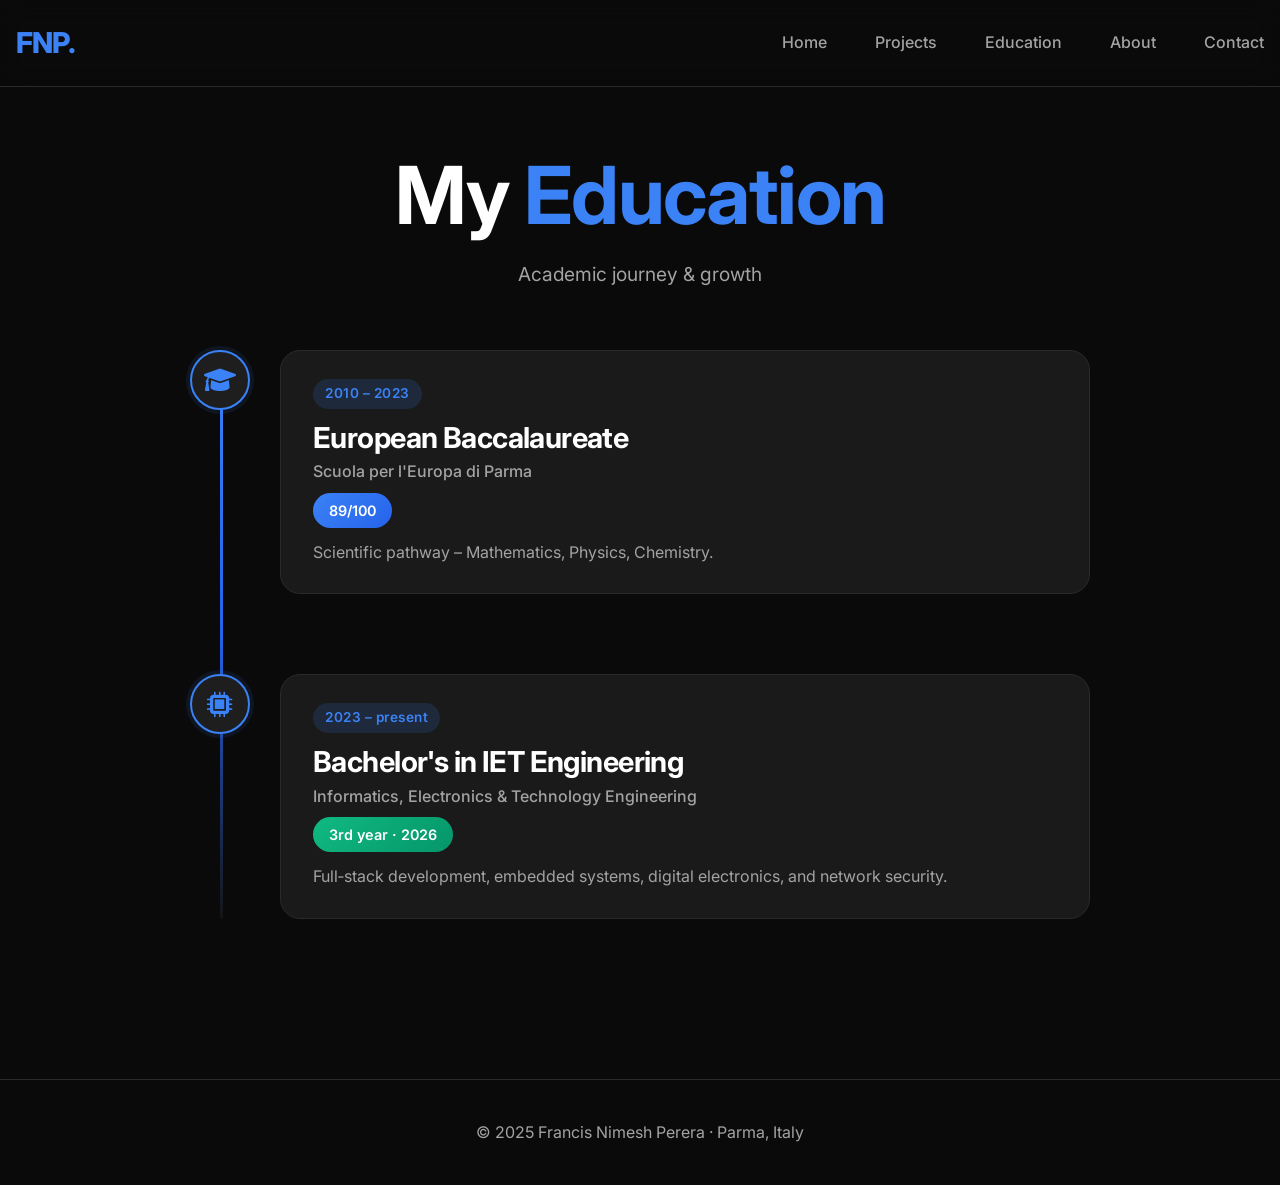
<file: education.html>
<!DOCTYPE html>
<html lang="en">
<head>
    <meta charset="UTF-8">
    <meta name="viewport" content="width=device-width, initial-scale=1.0">
    <title>Education · Francis Nimesh Perera</title>
    
    <!-- Google Fonts -->
    <link rel="preconnect" href="https://fonts.googleapis.com">
    <link rel="preconnect" href="https://fonts.gstatic.com" crossorigin>
    <link href="https://fonts.googleapis.com/css2?family=Inter:wght@400;500;600;700;800&display=swap" rel="stylesheet">
    
    <!-- Font Awesome -->
    <link rel="stylesheet" href="https://cdnjs.cloudflare.com/ajax/libs/font-awesome/6.0.0-beta3/css/all.min.css">
    
    <!-- Main Stylesheet -->
    <link rel="stylesheet" href="style.css">
</head>
<body>
    <header>
        <nav>
            <div class="nav-container">
                <a href="index.html" class="logo">FNP.</a>
                <ul class="nav-links">
                    <li><a href="index.html">Home</a></li>
                    <li><a href="projects.html">Projects</a></li>
                    <li><a href="education.html" class="active">Education</a></li>
                    <li><a href="index.html#about">About</a></li>
                    <li><a href="index.html#contact">Contact</a></li>
                </ul>
                <button class="mobile-toggle" aria-label="Menu">
                    <i class="fas fa-bars"></i>
                </button>
            </div>
        </nav>
    </header>

    <main>
        <section id="education-page">
            <div class="container">
                <div class="edu-header animate-on-scroll">
                    <h1 class="page-title">My <span class="highlight">Education</span></h1>
                    <p class="page-subtitle">Academic journey & growth</p>
                </div>

                <!-- Timeline layout -->
                <div class="timeline animate-on-scroll">
                    
                    <!-- High School Diploma -->
                    <div class="timeline-item">
                        <div class="timeline-icon">
                            <i class="fas fa-graduation-cap"></i>
                        </div>
                        <div class="timeline-content">
                            <div class="timeline-year">2010 – 2023</div>
                            <h2>European Baccalaureate</h2>
                            <p class="timeline-institution">Scuola per l'Europa di Parma</p>
                            <div class="timeline-grade">
                                <span class="grade-badge">89/100</span>
                            </div>
                            <p class="timeline-desc">Scientific pathway – Mathematics, Physics, Chemistry.</p>
                        </div>
                    </div>

                    <!-- Bachelor's Degree (current) -->
                    <div class="timeline-item">
                        <div class="timeline-icon">
                            <i class="fas fa-microchip"></i>
                        </div>
                        <div class="timeline-content">
                            <div class="timeline-year">2023 – present</div>
                            <h2>Bachelor's in IET Engineering</h2>
                            <p class="timeline-institution">Informatics, Electronics & Technology Engineering</p>
                            <div class="timeline-grade">
                                <span class="grade-badge current">3rd year · 2026</span>
                            </div>
                            <p class="timeline-desc">Full‑stack development, embedded systems, digital electronics, and network security.</p>
                        </div>
                    </div>
                </div>
            </div>
        </section>
    </main>

    <footer>
        <div class="container">
            <p>© 2025 Francis Nimesh Perera · Parma, Italy</p>
        </div>
    </footer>

    <!-- Back to Top Button -->
    <button class="back-to-top" aria-label="Back to top">
        <i class="fas fa-arrow-up"></i>
    </button>

    <script src="script.js"></script>
</body>
</html>
</file>
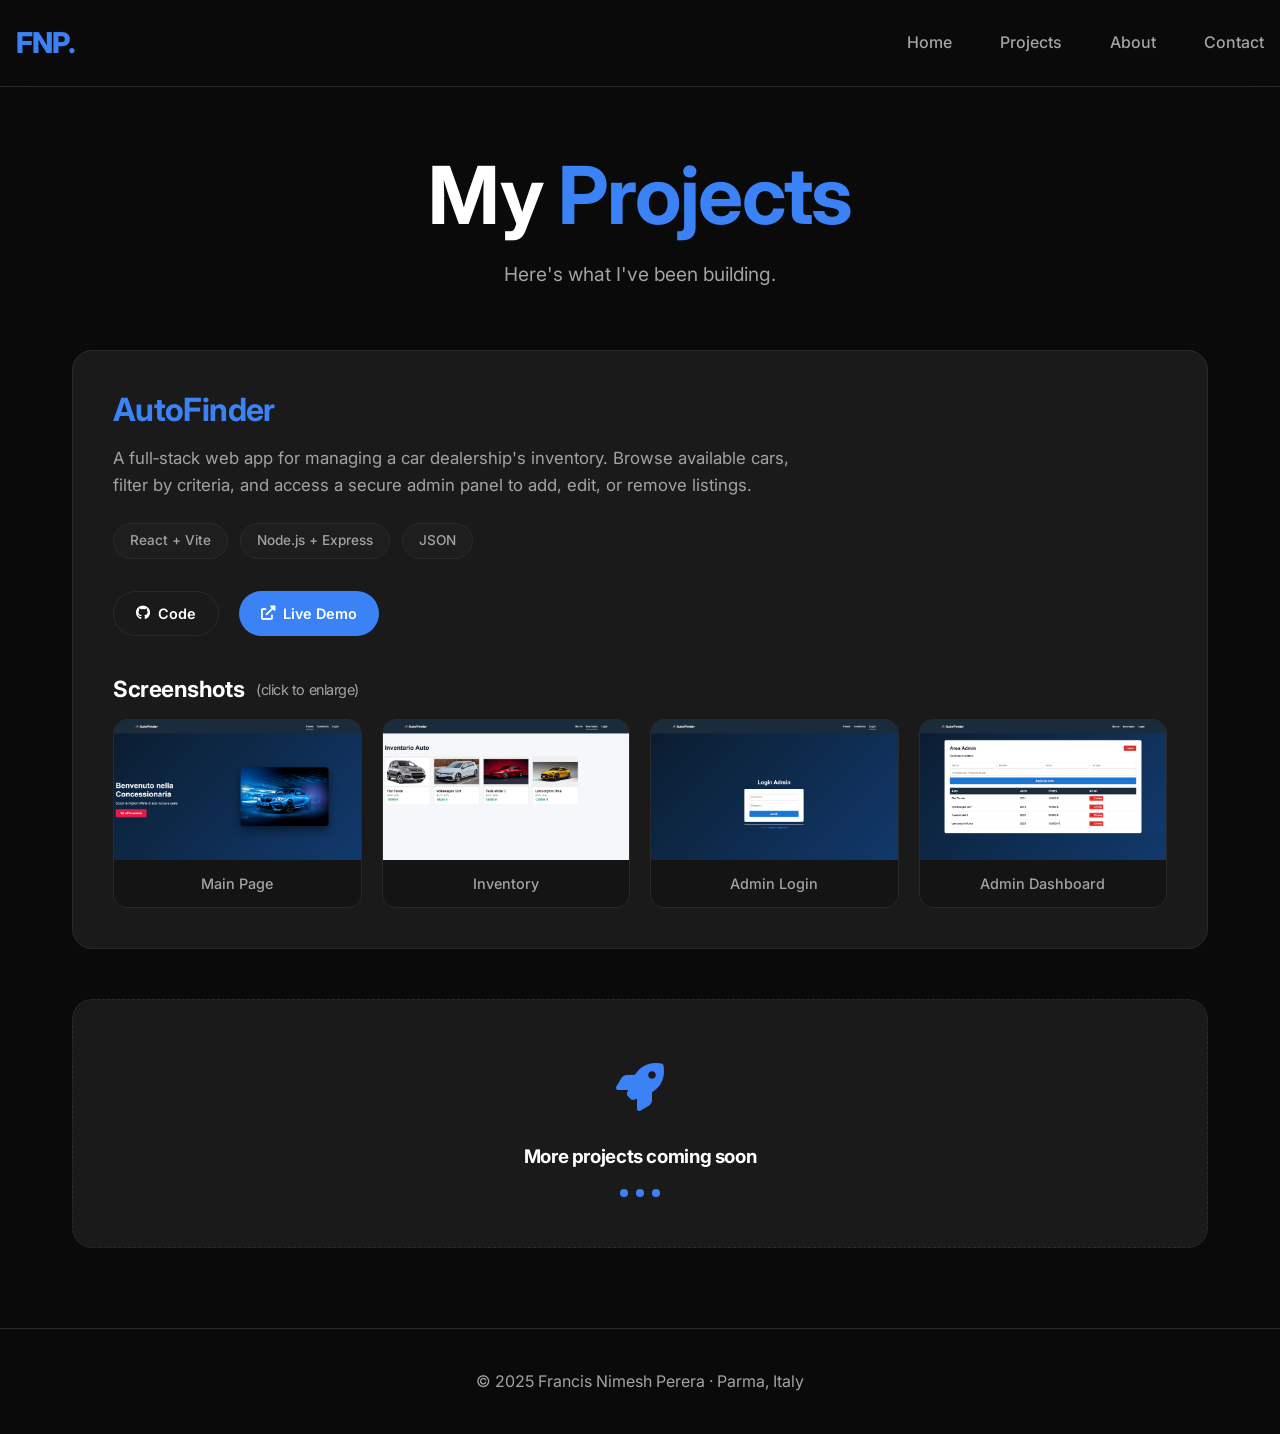
<file: projects.html>
<!DOCTYPE html>
<html lang="en">
<head>
    <meta charset="UTF-8">
    <meta name="viewport" content="width=device-width, initial-scale=1.0">
    <title>Projects · Francis Nimesh Perera</title>
    
    <!-- Google Fonts -->
    <link rel="preconnect" href="https://fonts.googleapis.com">
    <link rel="preconnect" href="https://fonts.gstatic.com" crossorigin>
    <link href="https://fonts.googleapis.com/css2?family=Inter:wght@400;500;600;700;800&display=swap" rel="stylesheet">
    
    <!-- Font Awesome -->
    <link rel="stylesheet" href="https://cdnjs.cloudflare.com/ajax/libs/font-awesome/6.0.0-beta3/css/all.min.css">
    
    <!-- Main Stylesheet -->
    <link rel="stylesheet" href="style.css">
</head>
<body>
    <header>
        <nav>
            <div class="nav-container">
                <a href="index.html" class="logo">FNP.</a>
                <ul class="nav-links">
                    <li><a href="index.html">Home</a></li>
                    <li><a href="projects.html" class="active">Projects</a></li>
                    <li><a href="index.html#about">About</a></li>
                    <li><a href="index.html#contact">Contact</a></li>
                </ul>
                <button class="mobile-toggle" aria-label="Menu">
                    <i class="fas fa-bars"></i>
                </button>
            </div>
        </nav>
    </header>

    <main>
        <section id="projects-page">
            <div class="container">
                <h1 class="page-title animate-on-scroll">My <span class="highlight">Projects</span></h1>
                <p class="page-subtitle animate-on-scroll">Here's what I've been building.</p>
                
                <!-- Project: AutoFinder -->
                <div class="project-full animate-on-scroll">
                    <div class="project-header">
                        <h2>AutoFinder</h2>
                        <p class="project-description">
                            A full‑stack web app for managing a car dealership's inventory. 
                            Browse available cars, filter by criteria, and access a secure admin panel to add, edit, or remove listings.
                        </p>
                        <div class="project-tags">
                            <span>React + Vite</span>
                            <span>Node.js + Express</span>
                            <span>JSON</span>
                        </div>
                        <div class="project-links">
                            <a href="https://github.com/Nimesh2608/AutoFinder" target="_blank" class="btn-outline-small">
                                <i class="fab fa-github"></i> Code
                            </a>
                            <a href="https://files.fm/u/qwbvz2nafh" target="_blank" class="btn-primary-small">
                                <i class="fas fa-external-link-alt"></i> Live Demo
                            </a>
                        </div>
                    </div>
                    
                    <div class="gallery">
                        <h3>Screenshots <span class="hint">(click to enlarge)</span></h3>
                        <div class="gallery-grid">
                            <div class="gallery-item" data-src="images/autofinder-main.png">
                                <img src="images/autofinder-main.png" alt="Main Page" loading="lazy">
                                <span class="caption">Main Page</span>
                            </div>
                            <div class="gallery-item" data-src="images/autofinder-inventory.png">
                                <img src="images/autofinder-inventory.png" alt="Inventory" loading="lazy">
                                <span class="caption">Inventory</span>
                            </div>
                            <div class="gallery-item" data-src="images/autofinder-login.png">
                                <img src="images/autofinder-login.png" alt="Admin Login" loading="lazy">
                                <span class="caption">Admin Login</span>
                            </div>
                            <div class="gallery-item" data-src="images/autofinder-admin.png">
                                <img src="images/autofinder-admin.png" alt="Admin Dashboard" loading="lazy">
                                <span class="caption">Admin Dashboard</span>
                            </div>
                        </div>
                    </div>
                </div>
                
                <!-- Future Projects Placeholder -->
                <div class="future-projects animate-on-scroll">
                    <div class="future-icon">
                        <i class="fas fa-rocket"></i>
                    </div>
                    <h3>More projects coming soon</h3>
                    <div class="animated-dots">
                        <span></span><span></span><span></span>
                    </div>
                </div>
            </div>
        </section>
    </main>

    <footer>
        <div class="container">
            <p>© 2025 Francis Nimesh Perera · Parma, Italy</p>
        </div>
    </footer>

    <!-- Lightbox -->
    <div class="lightbox" id="lightbox">
        <span class="lightbox-close">&times;</span>
        <img class="lightbox-content" id="lightbox-img">
        <div class="lightbox-caption" id="lightbox-caption"></div>
    </div>

    <!-- Back to Top Button -->
    <button class="back-to-top" aria-label="Back to top">
        <i class="fas fa-arrow-up"></i>
    </button>

    <script src="script.js"></script>
</body>
</html>
</file>
<file: style.css>
/* ----- MODERN RESET & VARIABLES ----- */
:root {
    --bg: #0a0a0a;
    --surface: #141414;
    --surface-light: #1e1e1e;
    --primary: #3b82f6;
    --primary-dark: #2563eb;
    --text: #ffffff;
    --text-secondary: #a3a3a3;
    --border: #2a2a2a;
    --card-bg: #1a1a1a;
    --radius: 20px;
    --radius-sm: 14px;
    --shadow: 0 20px 40px -12px rgba(0,0,0,0.5);
    --transition: all 0.25s cubic-bezier(0.4, 0, 0.2, 1);
}

* {
    margin: 0;
    padding: 0;
    box-sizing: border-box;
}

html {
    scroll-behavior: smooth;
}

body {
    font-family: 'Inter', -apple-system, BlinkMacSystemFont, 'Segoe UI', Roboto, sans-serif;
    background-color: var(--bg);
    color: var(--text);
    line-height: 1.6;
    -webkit-font-smoothing: antialiased;
}

.container {
    max-width: 1200px;
    margin: 0 auto;
    padding: 0 32px;
}

section {
    padding: 80px 0;
}

h1, h2, h3, h4 {
    font-weight: 700;
    letter-spacing: -0.02em;
    line-height: 1.2;
}

h1 {
    font-size: clamp(3rem, 8vw, 5rem);
    margin-bottom: 16px;
}

h2 {
    font-size: 2.5rem;
    margin-bottom: 32px;
}

.section-title {
    text-align: center;
}

.highlight {
    color: var(--primary);
}

a {
    text-decoration: none;
    color: inherit;
}

img {
    max-width: 100%;
    display: block;
}

/* ----- ANIMATIONS ----- */
@keyframes fadeInUp {
    from { opacity: 0; transform: translateY(30px); }
    to { opacity: 1; transform: translateY(0); }
}

@keyframes fadeIn {
    from { opacity: 0; }
    to { opacity: 1; }
}

@keyframes morph {
    0%, 100% { border-radius: 30% 70% 70% 30% / 30% 30% 70% 70%; }
    50% { border-radius: 60% 40% 30% 70% / 60% 30% 70% 40%; }
}

@keyframes pulse {
    0%, 100% { opacity: 0.4; }
    50% { opacity: 1; }
}

.animate-on-scroll {
    opacity: 0;
    transform: translateY(20px);
    transition: opacity 0.6s ease, transform 0.6s ease;
}

.animate-on-scroll.visible {
    opacity: 1;
    transform: translateY(0);
}

/* ----- NAVIGATION ----- */
header {
    position: sticky;
    top: 0;
    z-index: 100;
    background: rgba(10,10,10,0.8);
    backdrop-filter: blur(12px);
    border-bottom: 1px solid var(--border);
}

nav {
    padding: 20px 0;
}

.nav-container {
    display: flex;
    justify-content: space-between;
    align-items: center;
}

.logo {
    font-size: 1.8rem;
    font-weight: 800;
    color: var(--primary);
    letter-spacing: -0.03em;
    transition: var(--transition);
    /* FNP moved to the right */
    margin-left: 16px;
}

.logo:hover {
    transform: scale(1.05);
}

.nav-links {
    display: flex;
    gap: 48px;
    list-style: none;
}

.nav-links a {
    font-weight: 500;
    font-size: 1rem;
    color: var(--text-secondary);
    transition: var(--transition);
    padding-bottom: 4px;
    border-bottom: 2px solid transparent;
}

.nav-links a:hover,
.nav-links a.active {
    color: var(--text);
    border-bottom-color: var(--primary);
}

/* Contact link moved to the left */
.nav-links li:last-child a {
    margin-right: 16px;
}

.mobile-toggle {
    display: none;
    background: none;
    border: none;
    color: var(--text);
    font-size: 1.8rem;
    cursor: pointer;
}

/* ----- HERO SECTION ----- */
#hero {
    padding: 100px 0 60px;
}

.hero-container {
    display: grid;
    grid-template-columns: 1.5fr 1fr;
    gap: 60px;
    align-items: center;
}

.subtitle {
    font-size: 1.5rem;
    color: var(--text-secondary);
    margin-bottom: 20px;
    font-weight: 400;
}

.description {
    font-size: 1.1rem;
    color: var(--text-secondary);
    max-width: 550px;
    margin-bottom: 36px;
}

.hero-cta {
    display: flex;
    gap: 16px;
}

.btn {
    display: inline-flex;
    align-items: center;
    justify-content: center;
    gap: 8px;
    padding: 14px 32px;
    border-radius: 40px;
    font-weight: 600;
    font-size: 1rem;
    transition: var(--transition);
    border: 1.5px solid transparent;
    cursor: pointer;
}

.btn-primary {
    background: var(--primary);
    color: white;
    box-shadow: 0 8px 20px -6px rgba(59,130,246,0.4);
}

.btn-primary:hover {
    background: var(--primary-dark);
    transform: translateY(-3px);
    box-shadow: 0 12px 25px -8px rgba(59,130,246,0.5);
}

.btn-outline {
    border-color: var(--border);
    color: var(--text);
}

.btn-outline:hover {
    border-color: var(--primary);
    color: var(--primary);
    transform: translateY(-2px);
}

.hero-image img {
    width: 100%;
    max-width: 360px;
    border-radius: 30% 70% 70% 30% / 30% 30% 70% 70%;
    border: 2px solid var(--primary);
    box-shadow: 0 0 0 4px rgba(59,130,246,0.2);
    animation: morph 8s ease-in-out infinite;
    margin-left: auto;
}

/* ----- ABOUT SECTION ----- */
#about {
    background: var(--surface);
}

.about-container {
    max-width: 800px;
    margin: 0 auto;
}

.about-text p {
    font-size: 1.1rem;
    color: var(--text-secondary);
    margin-bottom: 24px;
}

.about-text h3 {
    margin: 48px 0 24px;
    font-size: 1.8rem;
    color: var(--text);
}

.skills-list {
    list-style: none;
    display: grid;
    grid-template-columns: repeat(2, 1fr);
    gap: 16px;
}

.skills-list li {
    background: var(--surface-light);
    padding: 14px 20px;
    border-radius: 40px;
    font-weight: 500;
    border: 1px solid var(--border);
    color: var(--text);
    transition: var(--transition);
    display: flex;
    align-items: center;
    gap: 10px;
}

.skills-list li:hover {
    border-color: var(--primary);
    transform: translateX(6px);
    background: var(--primary);
    color: white;
}

.skills-list li::before {
    content: "▹";
    color: var(--primary);
    font-size: 1.2rem;
    transition: var(--transition);
}

.skills-list li:hover::before {
    color: white;
}

/* ----- CONTACT SECTION ----- */
#contact {
    background: var(--surface);
}

.contact-intro {
    text-align: center;
    max-width: 600px;
    margin: 0 auto 56px;
    font-size: 1.1rem;
    color: var(--text-secondary);
}

.contact-methods {
    display: flex;
    flex-wrap: wrap;
    justify-content: center;
    gap: 28px;
}

.contact-card {
    background: var(--card-bg);
    padding: 28px 40px;
    border-radius: 60px;
    display: inline-flex;
    align-items: center;
    gap: 16px;
    border: 1px solid var(--border);
    transition: var(--transition);
    font-weight: 500;
    color: var(--text);
}

.contact-card:hover {
    border-color: var(--primary);
    background: var(--primary);
    color: white;
    transform: translateY(-5px);
    box-shadow: 0 15px 25px -10px rgba(59,130,246,0.3);
}

.contact-card i {
    font-size: 1.5rem;
}

/* ----- PROJECTS PAGE ----- */
#projects-page {
    padding: 60px 0 80px;
}

.page-title {
    text-align: center;
    margin-bottom: 16px;
}

.page-subtitle {
    text-align: center;
    color: var(--text-secondary);
    font-size: 1.2rem;
    margin-bottom: 60px;
}

.project-full {
    background: var(--card-bg);
    border-radius: var(--radius);
    padding: 40px;
    border: 1px solid var(--border);
    margin-bottom: 40px;
    transition: var(--transition);
}

.project-full:hover {
    border-color: var(--primary);
    box-shadow: var(--shadow);
}

.project-header h2 {
    text-align: left;
    margin-bottom: 16px;
    color: var(--primary);
    font-size: 2rem;
}

.project-description {
    font-size: 1.05rem;
    color: var(--text-secondary);
    margin-bottom: 24px;
    max-width: 700px;
}

.project-tags {
    display: flex;
    flex-wrap: wrap;
    gap: 12px;
    margin-bottom: 32px;
}

.project-tags span {
    background: var(--surface-light);
    color: var(--text-secondary);
    padding: 6px 16px;
    border-radius: 30px;
    font-size: 0.85rem;
    font-weight: 500;
    border: 1px solid var(--border);
    transition: var(--transition);
}

.project-tags span:hover {
    background: var(--primary);
    color: white;
    border-color: var(--primary);
}

.project-links {
    display: flex;
    gap: 20px;
    margin-bottom: 40px;
}

.btn-outline-small, .btn-primary-small {
    display: inline-flex;
    align-items: center;
    gap: 8px;
    padding: 10px 22px;
    border-radius: 40px;
    font-weight: 600;
    font-size: 0.9rem;
    transition: var(--transition);
}

.btn-primary-small {
    background: var(--primary);
    color: white;
}

.btn-primary-small:hover {
    background: var(--primary-dark);
    transform: scale(1.02);
}

.btn-outline-small {
    border: 1.5px solid var(--border);
    color: var(--text);
}

.btn-outline-small:hover {
    border-color: var(--primary);
    color: var(--primary);
}

/* ----- GALLERY ----- */
.gallery h3 {
    font-size: 1.4rem;
    margin-bottom: 16px;
    color: var(--text);
    display: flex;
    align-items: center;
    gap: 12px;
}

.hint {
    font-size: 0.9rem;
    font-weight: 400;
    color: var(--text-secondary);
}

.gallery-grid {
    display: grid;
    grid-template-columns: repeat(auto-fit, minmax(200px, 1fr));
    gap: 20px;
}

.gallery-item {
    background: var(--surface-light);
    border-radius: var(--radius-sm);
    overflow: hidden;
    border: 1px solid var(--border);
    transition: var(--transition);
    cursor: pointer;
}

.gallery-item:hover {
    transform: translateY(-6px);
    box-shadow: 0 20px 30px -10px rgba(0,0,0,0.5);
    border-color: var(--primary);
}

.gallery-item img {
    width: 100%;
    height: 140px;
    object-fit: cover;
    transition: var(--transition);
}

.gallery-item:hover img {
    transform: scale(1.05);
}

.gallery-item .caption {
    display: block;
    padding: 12px;
    text-align: center;
    font-weight: 500;
    font-size: 0.9rem;
    color: var(--text-secondary);
    background: var(--surface);
}

/* ----- FUTURE PROJECTS ----- */
.future-projects {
    text-align: center;
    margin-top: 50px;
    padding: 50px 30px;
    background: var(--card-bg);
    border-radius: var(--radius);
    border: 1px dashed var(--border);
    transition: var(--transition);
}

.future-projects:hover {
    border-color: var(--primary);
    background: var(--surface-light);
}

.future-icon {
    font-size: 3rem;
    color: var(--primary);
    margin-bottom: 20px;
}

.future-projects h3 {
    color: var(--text);
    margin-bottom: 20px;
}

.animated-dots {
    display: flex;
    justify-content: center;
    gap: 8px;
}

.animated-dots span {
    width: 8px;
    height: 8px;
    background: var(--primary);
    border-radius: 50%;
    animation: pulse 1.5s infinite;
}

.animated-dots span:nth-child(2) { animation-delay: 0.2s; }
.animated-dots span:nth-child(3) { animation-delay: 0.4s; }

/* ----- LIGHTBOX ----- */
.lightbox {
    display: none;
    position: fixed;
    z-index: 1000;
    left: 0;
    top: 0;
    width: 100%;
    height: 100%;
    background: rgba(0,0,0,0.95);
    backdrop-filter: blur(8px);
    align-items: center;
    justify-content: center;
    animation: fadeIn 0.3s ease;
}

.lightbox.active {
    display: flex;
}

.lightbox-close {
    position: absolute;
    top: 30px;
    right: 40px;
    color: var(--text);
    font-size: 40px;
    font-weight: 300;
    cursor: pointer;
    transition: var(--transition);
    z-index: 1001;
}

.lightbox-close:hover {
    color: var(--primary);
    transform: scale(1.1);
}

.lightbox-content {
    max-width: 90%;
    max-height: 85vh;
    object-fit: contain;
    border-radius: 8px;
    box-shadow: 0 25px 50px -12px rgba(0,0,0,0.5);
    border: 1px solid var(--border);
}

.lightbox-caption {
    position: absolute;
    bottom: 30px;
    left: 0;
    right: 0;
    text-align: center;
    color: var(--text-secondary);
    font-size: 1rem;
    padding: 8px;
}

/* ----- BACK TO TOP BUTTON ----- */
.back-to-top {
    position: fixed;
    bottom: 30px;
    right: 30px;
    width: 48px;
    height: 48px;
    border-radius: 50%;
    background: var(--primary);
    color: white;
    border: none;
    cursor: pointer;
    display: flex;
    align-items: center;
    justify-content: center;
    font-size: 1.2rem;
    opacity: 0;
    visibility: hidden;
    transition: var(--transition);
    box-shadow: 0 4px 12px rgba(59,130,246,0.3);
    z-index: 99;
}

.back-to-top.visible {
    opacity: 1;
    visibility: visible;
}

.back-to-top:hover {
    background: var(--primary-dark);
    transform: translateY(-3px);
}

/* ----- FOOTER ----- */
footer {
    background: var(--bg);
    padding: 40px 0;
    text-align: center;
    border-top: 1px solid var(--border);
    color: var(--text-secondary);
}

/* ----- MOBILE RESPONSIVE ----- */
@media (max-width: 768px) {
    .container {
        padding: 0 24px;
    }

    section {
        padding: 60px 0;
    }

    h1 {
        font-size: 2.8rem;
    }

    h2 {
        font-size: 2rem;
    }

    .hero-container {
        grid-template-columns: 1fr;
        text-align: center;
        gap: 40px;
    }

    .hero-content {
        order: 2;
    }

    .hero-image {
        order: 1;
    }

    .hero-image img {
        margin: 0 auto;
        max-width: 260px;
    }

    .hero-cta {
        justify-content: center;
    }

    .nav-links {
        display: none;
        position: absolute;
        top: 80px;
        left: 0;
        right: 0;
        background: var(--surface);
        flex-direction: column;
        align-items: center;
        padding: 32px 0;
        gap: 24px;
        border-bottom: 1px solid var(--border);
        backdrop-filter: blur(12px);
    }

    .nav-links.active {
        display: flex;
    }

    .mobile-toggle {
        display: block;
    }

    .project-full {
        padding: 24px;
    }

    .skills-list {
        grid-template-columns: 1fr;
    }

    .contact-methods {
        flex-direction: column;
        align-items: stretch;
    }

    .contact-card {
        justify-content: center;
    }

    .gallery-grid {
        grid-template-columns: repeat(2, 1fr);
    }

    .back-to-top {
        bottom: 20px;
        right: 20px;
    }
}

@media (max-width: 480px) {
    .gallery-grid {
        grid-template-columns: 1fr;
    }

    .btn {
        padding: 12px 24px;
        width: 100%;
    }

    .hero-cta {
        flex-direction: column;
    }

    .project-links {
        flex-direction: column;
    }
}

/* ===== EDUCATION PAGE - TIMELINE STYLE ===== */
#education-page {
    padding: 60px 0 80px;
}

.edu-header {
    text-align: center;
    margin-bottom: 60px;
}

/* Timeline container */
.timeline {
    position: relative;
    max-width: 900px;
    margin: 0 auto;
}

/* Vertical line */
.timeline::before {
    content: '';
    position: absolute;
    left: 30px;
    top: 0;
    bottom: 0;
    width: 3px;
    background: linear-gradient(to bottom, var(--primary), var(--primary-dark), var(--surface));
    border-radius: 3px;
}

/* Each timeline item - INCREASED gap between items */
.timeline-item {
    position: relative;
    margin-bottom: 80px;  /* was 60px, now larger gap */
    display: flex;
    gap: 30px;
}

/* Icon circle */
.timeline-icon {
    position: relative;
    z-index: 2;
    width: 60px;
    height: 60px;
    background: var(--surface-light);
    border: 2px solid var(--primary);
    border-radius: 50%;
    display: flex;
    align-items: center;
    justify-content: center;
    font-size: 1.6rem;
    color: var(--primary);
    flex-shrink: 0;
    transition: var(--transition);
    box-shadow: 0 0 0 4px rgba(59,130,246,0.1);
}

.timeline-item:hover .timeline-icon {
    transform: scale(1.1);
    background: var(--primary);
    color: white;
    box-shadow: 0 0 0 6px rgba(59,130,246,0.3);
}

/* Content card - TIGHTER internal spacing */
.timeline-content {
    background: var(--card-bg);
    border: 1px solid var(--border);
    border-radius: var(--radius);
    padding: 28px 32px;
    flex: 1;
    transition: var(--transition);
}

/* Remove extra margins so subtext sits directly below title */
.timeline-content h2 {
    font-size: 1.8rem;
    margin-bottom: 4px;   /* reduced from 8px */
    color: var(--text);
}

.timeline-institution {
    font-size: 1rem;
    color: var(--text-secondary);
    margin-bottom: 8px;   /* reduced from 16px */
    font-weight: 500;
}

.timeline-grade {
    margin-bottom: 12px;  /* reduced from 16px */
}

.timeline-desc {
    color: var(--text-secondary);
    line-height: 1.6;
    font-size: 1rem;
    margin-top: 0;
}

/* Rest of styles unchanged */
.timeline-year {
    display: inline-block;
    font-size: 0.85rem;
    font-weight: 600;
    color: var(--primary);
    background: rgba(59,130,246,0.15);
    padding: 4px 12px;
    border-radius: 30px;
    margin-bottom: 12px;
    letter-spacing: 0.5px;
}

.grade-badge {
    display: inline-block;
    background: linear-gradient(135deg, var(--primary), var(--primary-dark));
    color: white;
    padding: 6px 16px;
    border-radius: 40px;
    font-size: 0.9rem;
    font-weight: 600;
}

.grade-badge.current {
    background: linear-gradient(135deg, #10b981, #059669);
}

/* Responsive */
@media (max-width: 768px) {
    .timeline::before {
        left: 20px;
    }
    .timeline-item {
        margin-bottom: 60px;
        gap: 20px;
    }
    .timeline-icon {
        width: 48px;
        height: 48px;
        font-size: 1.3rem;
    }
    .timeline-content {
        padding: 20px;
    }
    .timeline-content h2 {
        font-size: 1.4rem;
        margin-bottom: 4px;
    }
    .timeline-year {
        font-size: 0.75rem;
    }
}
</file>
